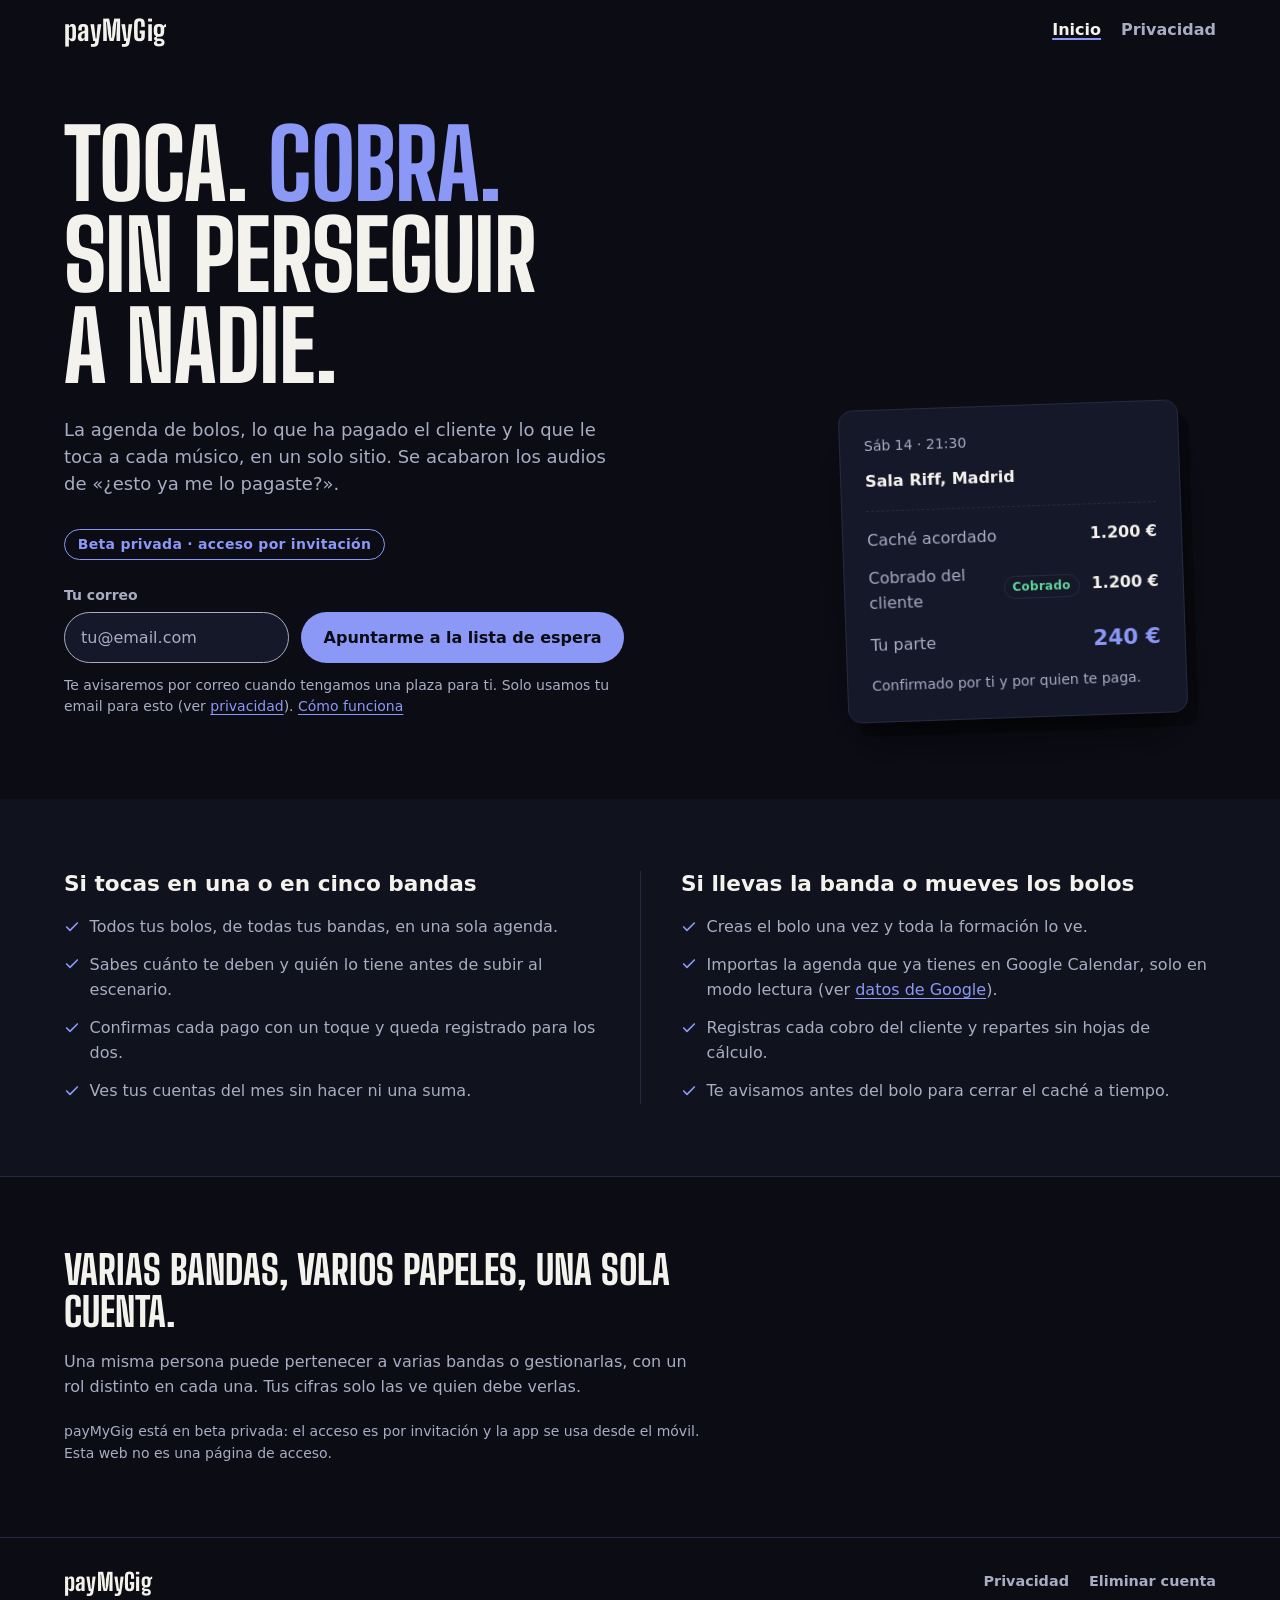
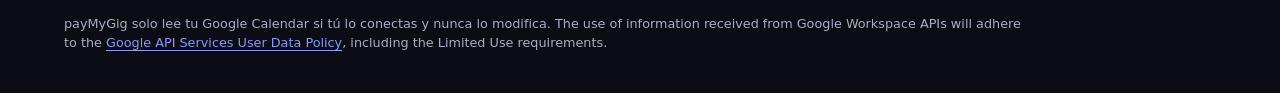
<file: index.html>
<!doctype html>
<html lang="es">
<head>
<meta charset="utf-8">
<meta name="viewport" content="width=device-width, initial-scale=1">
<title>payMyGig — Toca, cobra y sin perseguir a nadie</title>
<meta name="description" content="Agenda de bolos, cobros del cliente y reparto entre músicos en un solo sitio. Para músicos y para quien lleva la banda.">
<meta name="theme-color" content="#0B0C14">
<link rel="stylesheet" href="styles.css">
</head>
<body class="home">
<header><p>payMyGig</p>
<nav aria-label="Principal"><a href="index.html" aria-current="page">Inicio</a><a href="privacidad.html">Privacidad</a></nav></header>
<main>
<section class="stage hero">
<div class="hero-copy">
<h1>Toca. <span class="accent">Cobra.</span><br>Sin perseguir<br>a nadie.</h1>
<p class="subline">La agenda de bolos, lo que ha pagado el cliente y lo que le toca a cada músico, en un solo sitio. Se acabaron los audios de «¿esto ya me lo pagaste?».</p>
<p class="badge">Beta privada · acceso por invitación</p>
<div id="lista" class="waitlist">
<form action="https://cmfkecnwxsofpkffnccp.supabase.co/functions/v1/waitlist-signup" method="post">
<label for="email">Tu correo</label>
<div class="field">
<input id="email" type="email" name="email" required autocomplete="email" maxlength="254" placeholder="tu@email.com">
<button class="button" type="submit">Apuntarme a la lista de espera</button>
</div>
<div class="hp" aria-hidden="true"><label>Web <input name="website" tabindex="-1" autocomplete="off"></label></div>
</form>
<p class="small">Te avisaremos por correo cuando tengamos una plaza para ti. Solo usamos tu email para esto (ver <a href="privacidad.html#lista-espera">privacidad</a>). <a href="#para-quien">Cómo funciona</a></p>
</div>
</div>
<figure class="ticket" aria-label="Ejemplo de un bolo en payMyGig">
<p class="small">Sáb 14 · 21:30</p>
<p class="venue">Sala Riff, Madrid</p>
<hr>
<p class="row"><span>Caché acordado</span><span class="amount">1.200 €</span></p>
<p class="row"><span>Cobrado del cliente</span><span class="amount"><span class="pill">Cobrado</span> 1.200 €</span></p>
<p class="row"><span>Tu parte</span><span class="amount share">240 €</span></p>
<p class="small">Confirmado por ti y por quien te paga.</p>
</figure>
</section>
<section id="para-quien" class="stage audiences">
<div>
<h2>Si tocas en una o en cinco bandas</h2>
<ul class="checks">
<li><svg viewBox="0 0 24 24" width="16" height="16" aria-hidden="true" focusable="false"><path d="M20 6 9 17l-5-5"/></svg>Todos tus bolos, de todas tus bandas, en una sola agenda.</li>
<li><svg viewBox="0 0 24 24" width="16" height="16" aria-hidden="true" focusable="false"><path d="M20 6 9 17l-5-5"/></svg>Sabes cuánto te deben y quién lo tiene antes de subir al escenario.</li>
<li><svg viewBox="0 0 24 24" width="16" height="16" aria-hidden="true" focusable="false"><path d="M20 6 9 17l-5-5"/></svg>Confirmas cada pago con un toque y queda registrado para los dos.</li>
<li><svg viewBox="0 0 24 24" width="16" height="16" aria-hidden="true" focusable="false"><path d="M20 6 9 17l-5-5"/></svg>Ves tus cuentas del mes sin hacer ni una suma.</li>
</ul>
</div>
<div>
<h2>Si llevas la banda o mueves los bolos</h2>
<ul class="checks">
<li><svg viewBox="0 0 24 24" width="16" height="16" aria-hidden="true" focusable="false"><path d="M20 6 9 17l-5-5"/></svg>Creas el bolo una vez y toda la formación lo ve.</li>
<li><svg viewBox="0 0 24 24" width="16" height="16" aria-hidden="true" focusable="false"><path d="M20 6 9 17l-5-5"/></svg>Importas la agenda que ya tienes en Google Calendar, solo en modo lectura (ver <a href="privacidad.html#google">datos de Google</a>).</li>
<li><svg viewBox="0 0 24 24" width="16" height="16" aria-hidden="true" focusable="false"><path d="M20 6 9 17l-5-5"/></svg>Registras cada cobro del cliente y repartes sin hojas de cálculo.</li>
<li><svg viewBox="0 0 24 24" width="16" height="16" aria-hidden="true" focusable="false"><path d="M20 6 9 17l-5-5"/></svg>Te avisamos antes del bolo para cerrar el caché a tiempo.</li>
</ul>
</div>
</section>
<section class="stage band">
<h2>Varias bandas, varios papeles, una sola cuenta.</h2>
<p>Una misma persona puede pertenecer a varias bandas o gestionarlas, con un rol distinto en cada una. Tus cifras solo las ve quien debe verlas.</p>
<p class="small">payMyGig está en beta privada: el acceso es por invitación y la app se usa desde el móvil. Esta web no es una página de acceso.</p>
</section>
</main>
<footer class="site"><div class="foot-top"><p class="wordmark">payMyGig</p><nav aria-label="Pie"><a href="privacidad.html">Privacidad</a><a href="eliminar-cuenta.html">Eliminar cuenta</a></nav></div><p id="limited-use" class="legal">payMyGig solo lee tu Google Calendar si tú lo conectas y nunca lo modifica. The use of information received from Google Workspace APIs will adhere to the <a href="https://developers.google.com/terms/api-services-user-data-policy">Google API Services User Data Policy</a>, including the Limited Use requirements.</p></footer>
</body>
</html>
</file>
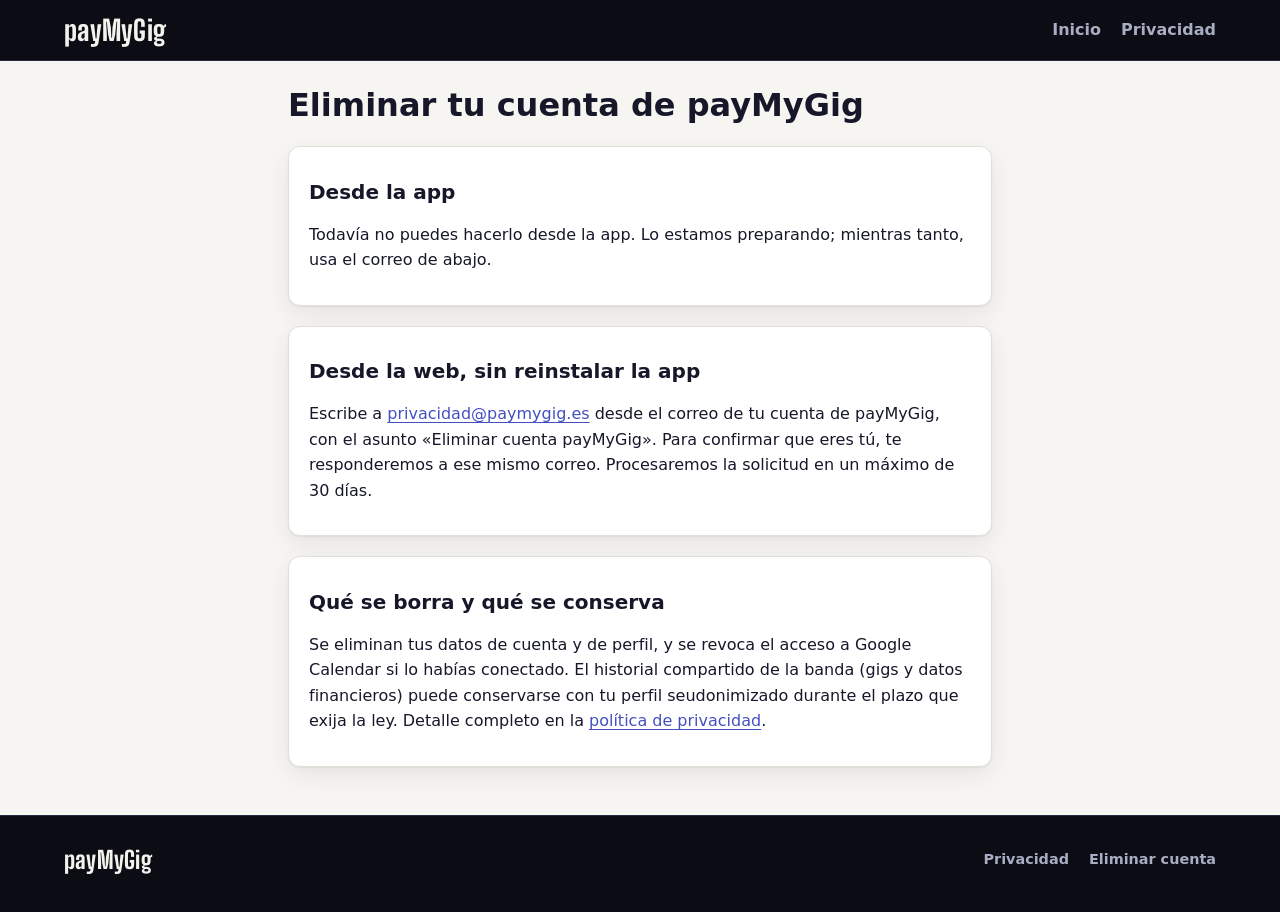
<file: eliminar-cuenta.html>
<!doctype html>
<html lang="es">
<head>
<meta charset="utf-8">
<meta name="viewport" content="width=device-width, initial-scale=1">
<meta name="robots" content="noindex">
<title>Eliminar cuenta — payMyGig</title>
<meta name="description" content="Cómo pedir la eliminación de tu cuenta de payMyGig y de los datos asociados.">
<link rel="stylesheet" href="styles.css">
</head>
<body>
<header><p>payMyGig</p>
<nav aria-label="Principal"><a href="index.html">Inicio</a><a href="privacidad.html">Privacidad</a></nav></header>
<main>
<h1>Eliminar tu cuenta de payMyGig</h1>
<section>
<h2>Desde la app</h2>
<p>Todavía no puedes hacerlo desde la app. Lo estamos preparando; mientras tanto, usa el correo de abajo.</p>
</section>
<section>
<h2>Desde la web, sin reinstalar la app</h2>
<p>Escribe a <a href="mailto:privacidad@paymygig.es">privacidad@paymygig.es</a> desde el correo de tu cuenta de payMyGig, con el asunto «Eliminar cuenta payMyGig». Para confirmar que eres tú, te responderemos a ese mismo correo. Procesaremos la solicitud en un máximo de 30 días.</p>
</section>
<section>
<h2>Qué se borra y qué se conserva</h2>
<p>Se eliminan tus datos de cuenta y de perfil, y se revoca el acceso a Google Calendar si lo habías conectado. El historial compartido de la banda (gigs y datos financieros) puede conservarse con tu perfil seudonimizado durante el plazo que exija la ley. Detalle completo en la <a href="privacidad.html#eliminacion">política de privacidad</a>.</p>
</section>
</main>
<footer class="site"><div class="foot-top"><p class="wordmark">payMyGig</p><nav aria-label="Pie"><a href="privacidad.html">Privacidad</a><a href="eliminar-cuenta.html">Eliminar cuenta</a></nav></div></footer>
</body>
</html>
</file>
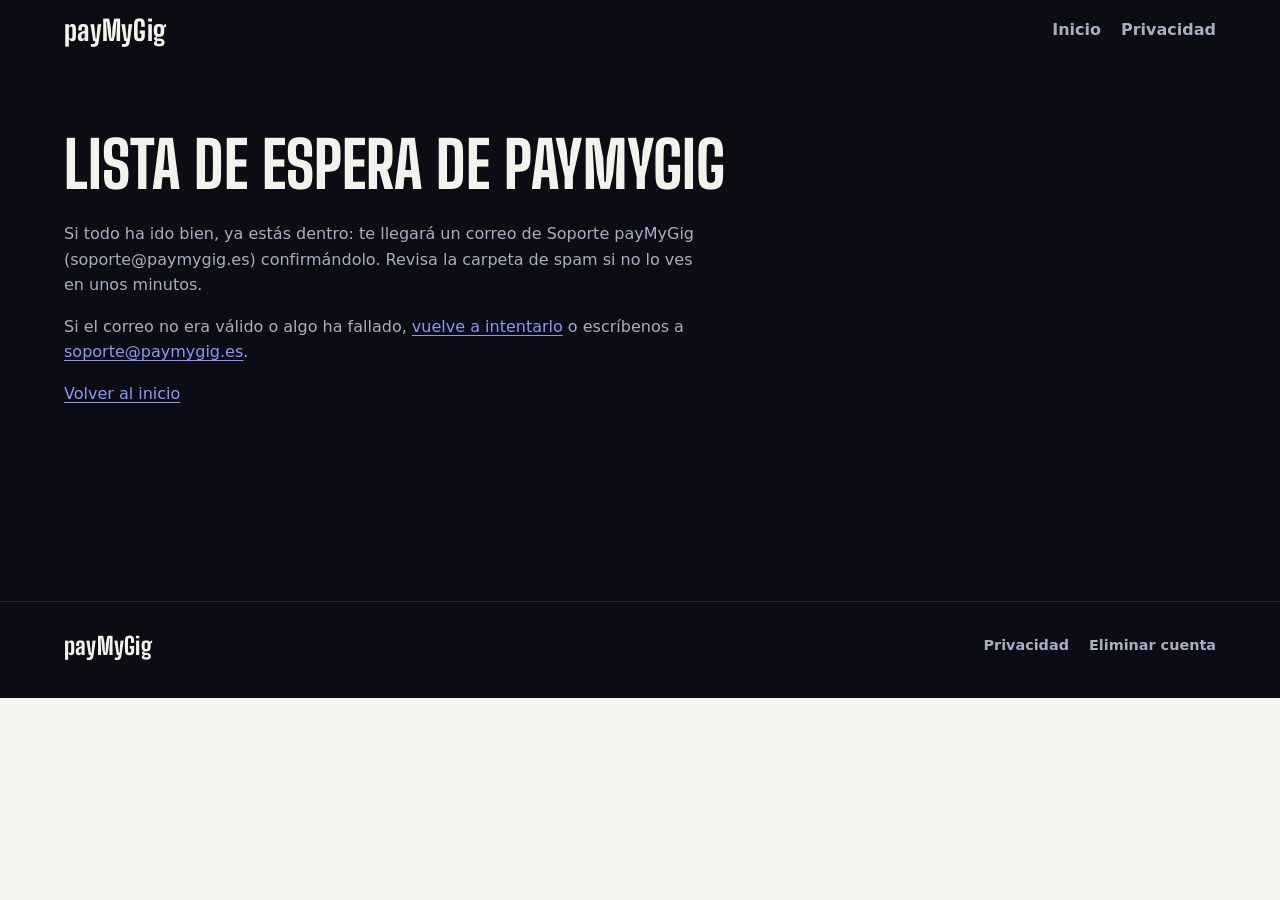
<file: lista-de-espera.html>
<!doctype html>
<html lang="es">
<head>
<meta charset="utf-8">
<meta name="viewport" content="width=device-width, initial-scale=1">
<title>Lista de espera — payMyGig</title>
<meta name="description" content="Lista de espera de la beta privada de payMyGig.">
<meta name="robots" content="noindex">
<meta name="theme-color" content="#0B0C14">
<link rel="stylesheet" href="styles.css">
</head>
<body class="home">
<header><p>payMyGig</p>
<nav aria-label="Principal"><a href="index.html">Inicio</a><a href="privacidad.html">Privacidad</a></nav></header>
<main>
<section class="stage result">
<h1>Lista de espera de payMyGig</h1>
<p>Si todo ha ido bien, ya estás dentro: te llegará un correo de Soporte payMyGig (soporte@paymygig.es) confirmándolo. Revisa la carpeta de spam si no lo ves en unos minutos.</p>
<p>Si el correo no era válido o algo ha fallado, <a href="index.html#lista">vuelve a intentarlo</a> o escríbenos a <a href="mailto:soporte@paymygig.es">soporte@paymygig.es</a>.</p>
<p><a href="index.html">Volver al inicio</a></p>
</section>
</main>
<footer class="site"><div class="foot-top"><p class="wordmark">payMyGig</p><nav aria-label="Pie"><a href="privacidad.html">Privacidad</a><a href="eliminar-cuenta.html">Eliminar cuenta</a></nav></div></footer>
</body>
</html>
</file>
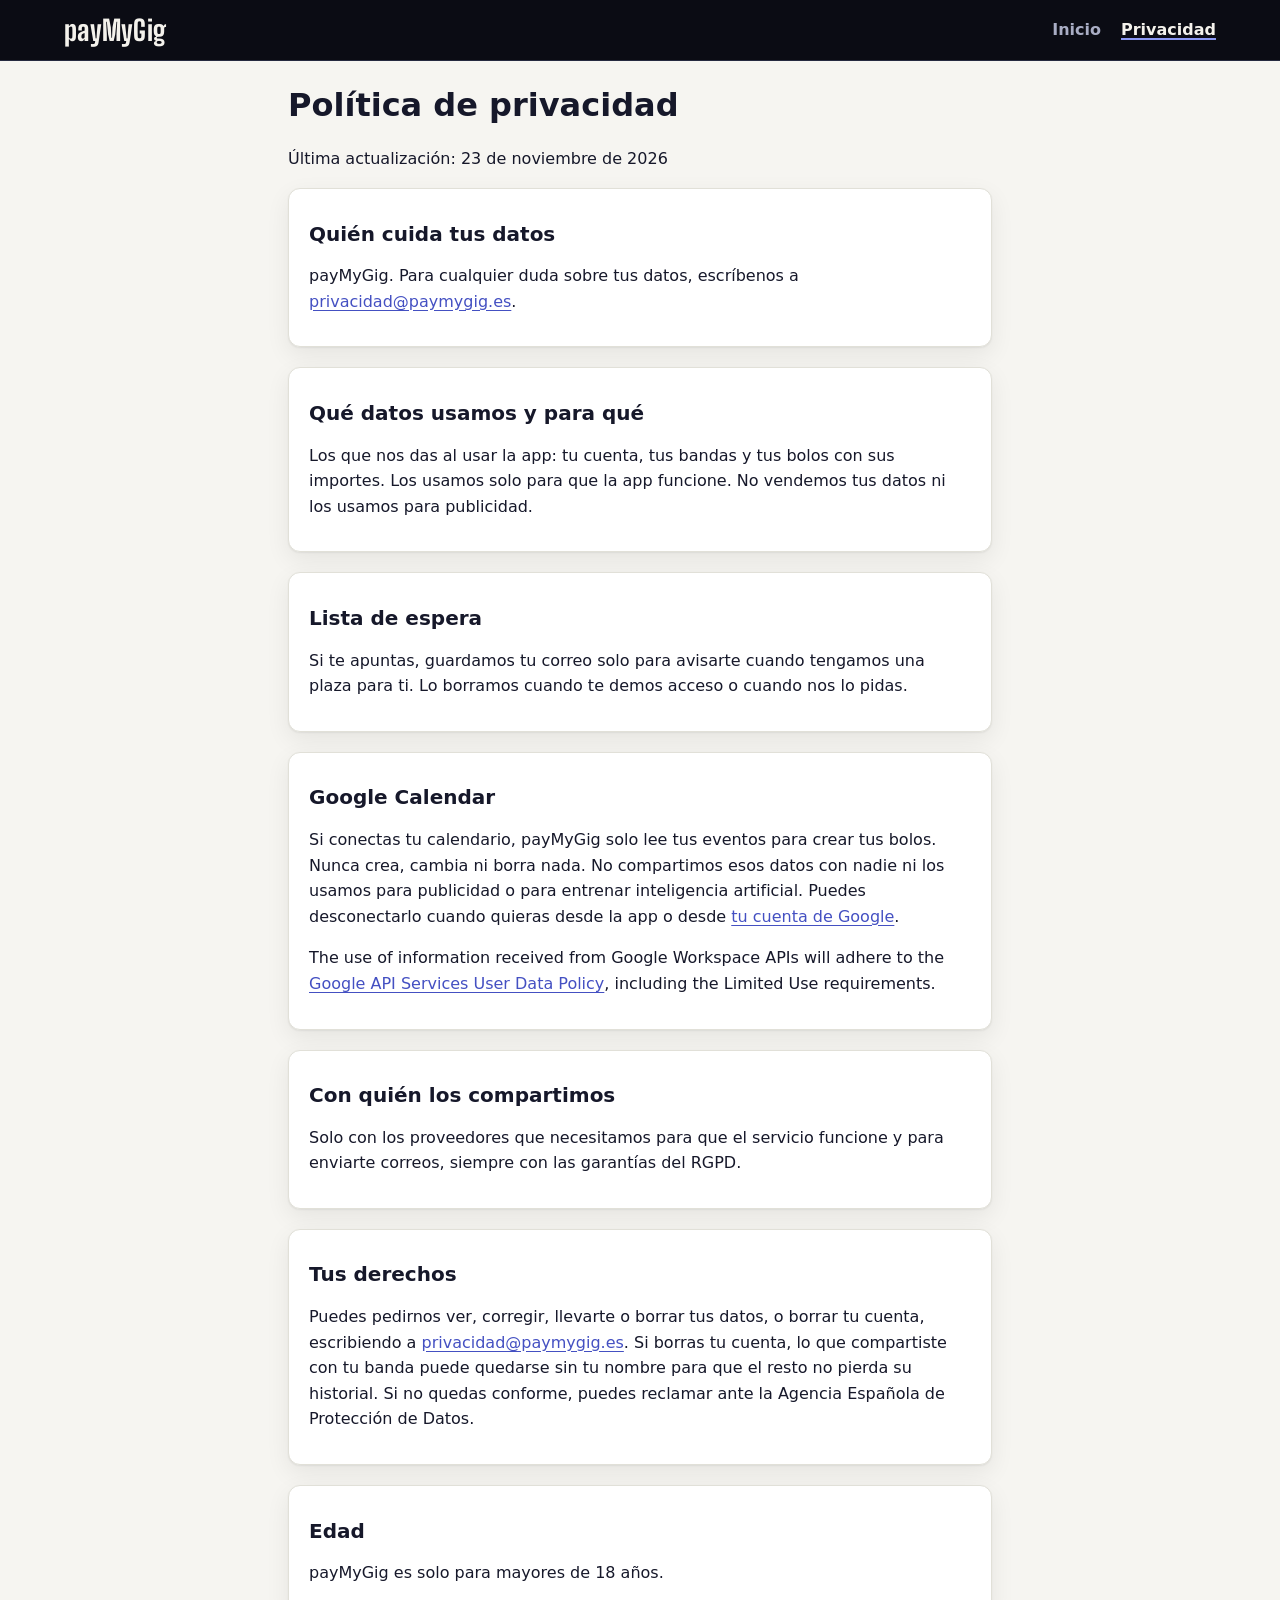
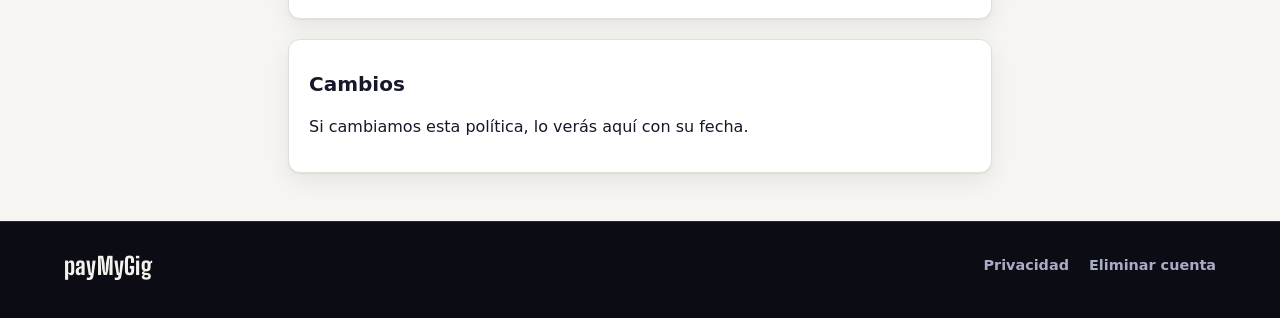
<file: privacidad.html>
<!doctype html>
<html lang="es">
<head>
<meta charset="utf-8">
<meta name="viewport" content="width=device-width, initial-scale=1">
<title>Política de privacidad — payMyGig</title>
<meta name="description" content="Cómo cuida payMyGig tus datos.">
<link rel="stylesheet" href="styles.css">
</head>
<body>
<header><p>payMyGig</p>
<nav aria-label="Principal"><a href="index.html">Inicio</a><a href="privacidad.html" aria-current="page">Privacidad</a></nav></header>
<main>
<h1>Política de privacidad</h1>
<p>Última actualización: 23 de noviembre de 2026</p>

<section>
<h2>Quién cuida tus datos</h2>
<p>payMyGig. Para cualquier duda sobre tus datos, escríbenos a <a href="mailto:privacidad@paymygig.es">privacidad@paymygig.es</a>.</p>
</section>

<section>
<h2>Qué datos usamos y para qué</h2>
<p>Los que nos das al usar la app: tu cuenta, tus bandas y tus bolos con sus importes. Los usamos solo para que la app funcione. No vendemos tus datos ni los usamos para publicidad.</p>
</section>

<section id="lista-espera">
<h2>Lista de espera</h2>
<p>Si te apuntas, guardamos tu correo solo para avisarte cuando tengamos una plaza para ti. Lo borramos cuando te demos acceso o cuando nos lo pidas.</p>
</section>

<section id="google">
<h2>Google Calendar</h2>
<p>Si conectas tu calendario, payMyGig solo lee tus eventos para crear tus bolos. Nunca crea, cambia ni borra nada. No compartimos esos datos con nadie ni los usamos para publicidad o para entrenar inteligencia artificial. Puedes desconectarlo cuando quieras desde la app o desde <a href="https://myaccount.google.com/permissions">tu cuenta de Google</a>.</p>
<p>The use of information received from Google Workspace APIs will adhere to the <a href="https://developers.google.com/terms/api-services-user-data-policy">Google API Services User Data Policy</a>, including the Limited Use requirements.</p>
</section>

<section>
<h2>Con quién los compartimos</h2>
<p>Solo con los proveedores que necesitamos para que el servicio funcione y para enviarte correos, siempre con las garantías del RGPD.</p>
</section>

<section id="eliminacion">
<h2>Tus derechos</h2>
<p>Puedes pedirnos ver, corregir, llevarte o borrar tus datos, o borrar tu cuenta, escribiendo a <a href="mailto:privacidad@paymygig.es">privacidad@paymygig.es</a>. Si borras tu cuenta, lo que compartiste con tu banda puede quedarse sin tu nombre para que el resto no pierda su historial. Si no quedas conforme, puedes reclamar ante la Agencia Española de Protección de Datos.</p>
</section>

<section>
<h2>Edad</h2>
<p>payMyGig es solo para mayores de 18 años.</p>
</section>

<section>
<h2>Cambios</h2>
<p>Si cambiamos esta política, lo verás aquí con su fecha.</p>
</section>
</main>
<footer class="site"><div class="foot-top"><p class="wordmark">payMyGig</p><nav aria-label="Pie"><a href="privacidad.html">Privacidad</a><a href="eliminar-cuenta.html">Eliminar cuenta</a></nav></div></footer>
</body>
</html>
</file>
<file: styles.css>
/* Big Shoulders Display ExtraBold, self-hosted (SIL OFL, see fonts/OFL.txt). */
@font-face{font-family:"Big Shoulders Display";font-style:normal;font-weight:800;font-display:swap;src:url(fonts/big-shoulders-display-800-latin-ext.woff2) format("woff2");unicode-range:U+0100-02BA,U+02BD-02C5,U+02C7-02CC,U+02CE-02D7,U+02DD-02FF,U+0304,U+0308,U+0329,U+1D00-1DBF,U+1E00-1E9F,U+1EF2-1EFF,U+2020,U+20A0-20AB,U+20AD-20C4,U+2113,U+2C60-2C7F,U+A720-A7FF}
@font-face{font-family:"Big Shoulders Display";font-style:normal;font-weight:800;font-display:swap;src:url(fonts/big-shoulders-display-800-latin.woff2) format("woff2");unicode-range:U+0000-00FF,U+0131,U+0152-0153,U+02BB-02BC,U+02C6,U+02DA,U+02DC,U+0304,U+0308,U+0329,U+2000-206F,U+20AC,U+2122,U+2191,U+2193,U+2212,U+2215,U+FEFF,U+FFFD}

:root{
  /* Night stage: always dark, same palette as the app's login screen. */
  --stage-bg:#0B0C14;--stage-lift:#10121D;--stage-surface:#151829;--stage-border:#262A40;
  --stage-text:#F4F2EC;--stage-muted:#A9ADC4;--stage-accent:#8B98F5;--stage-success:#5FD39A;
  /* Readable pages: light by default, dark below. */
  --bg:#F6F5F1;--card:#FFFFFF;--text:#16182A;--muted:#525770;--accent:#4450C2;--line:#E1E0D8;
  --warn-bg:#FFF3CD;--warn-text:#664D03;
  --shadow:0 1px 2px rgba(11,12,20,.06),0 8px 24px rgba(11,12,20,.07);
  --display:"Big Shoulders Display",system-ui,sans-serif;
  --ring:var(--accent);
}
@media(prefers-color-scheme:dark){:root{
  --bg:#10121D;--card:#151829;--text:#F4F2EC;--muted:#A9ADC4;--accent:#8B98F5;--line:#262A40;
  --warn-bg:#3A3012;--warn-text:#FFE69C;--shadow:0 1px 2px rgba(0,0,0,.4),0 8px 24px rgba(0,0,0,.3);
}}

*{box-sizing:border-box}
body{margin:0;background:var(--bg);color:var(--text);caret-color:var(--accent);font:1rem/1.6 system-ui,-apple-system,"Segoe UI",Roboto,sans-serif;overflow-wrap:break-word}
::selection{background:var(--stage-accent);color:var(--stage-bg)}
a{color:var(--accent);text-underline-offset:.2em}
:focus-visible{outline:2px solid var(--ring);outline-offset:3px;border-radius:2px}
h1,h2{line-height:1.25}
h2{font-size:1.25rem}

/* Shared dark header */
header{background:var(--stage-bg);color:var(--stage-text);border-bottom:1px solid var(--stage-border);padding:1rem max(clamp(1rem,4vw,3.5rem),calc((100% - 72rem)/2));display:flex;flex-wrap:wrap;align-items:center;justify-content:space-between;gap:.5rem 1.5rem;--ring:var(--stage-accent)}
header p{margin:0;font:800 1.75rem/1 var(--display);letter-spacing:.01em}
nav{display:flex;flex-wrap:wrap;gap:.25rem 1.25rem}
nav a{color:var(--stage-muted);text-decoration:none;font-weight:600}
nav a:hover,nav a[aria-current]{color:var(--stage-text)}
nav a[aria-current]{text-decoration:underline;text-decoration-color:var(--stage-accent);text-decoration-thickness:2px}

/* Readable pages (privacidad, eliminar-cuenta) */
main{max-width:46rem;margin:1.5rem auto;padding:0 1rem}
section,.banner{background:var(--card);border:1px solid var(--line);border-radius:12px;box-shadow:var(--shadow);padding:1rem 1.25rem;margin-bottom:1.25rem}
.banner{background:var(--warn-bg);color:var(--warn-text);border-color:transparent;font-weight:600}
mark{background:var(--warn-bg);color:var(--warn-text);padding:0 .25rem;border-radius:4px}
footer.site{margin-top:3rem;background:var(--stage-bg);color:var(--stage-muted);border-top:1px solid var(--stage-border);padding:2rem max(clamp(1rem,4vw,3.5rem),calc((100% - 72rem)/2)) 2.5rem;display:grid;gap:1.25rem;font-size:.9rem;--ring:var(--stage-accent)}
.home footer.site{margin-top:0}
.foot-top{display:flex;flex-wrap:wrap;align-items:center;justify-content:space-between;gap:1rem}
.foot-top .wordmark{margin:0;font:800 1.5rem/1 var(--display);letter-spacing:.01em;color:var(--stage-text)}
.foot-top nav{margin:0}
footer.site .legal{margin:0;max-width:60rem;font-size:.8rem;line-height:1.55}
footer.site .legal a{color:var(--stage-accent)}

/* Home: full-bleed night stage */
.home header{border-bottom-color:transparent}
.home main{max-width:none;margin:0;padding:0}
.stage{background:var(--stage-bg);color:var(--stage-text);border:0;border-radius:0;box-shadow:none;margin:0;padding:clamp(2.5rem,6vw,4.5rem) max(clamp(1rem,4vw,3.5rem),calc((100% - 72rem)/2));--ring:var(--stage-accent)}
.stage a{color:var(--stage-accent)}
.stage ::selection{background:var(--stage-accent);color:var(--stage-bg)}
.stage h2{margin:0 0 1rem;font-size:1.35rem}
.small{margin:0;color:var(--stage-muted);font-size:.875rem}

.hero{display:grid;gap:3rem;align-items:end;align-content:center;padding-top:clamp(1.5rem,4vw,3rem)}
.hero h1{margin:0 0 1.5rem;font:800 clamp(3rem,8vw,6rem)/.95 var(--display);text-transform:uppercase;letter-spacing:-.01em}
.accent{color:var(--stage-accent)}
.subline{margin:0 0 2rem;max-width:35rem;color:var(--stage-muted);font-size:1.125rem;line-height:1.5}
.stage .button{display:inline-block;background:var(--stage-accent);color:var(--stage-bg);font-weight:700;text-decoration:none;padding:.75rem 1.4rem;border-radius:999px}
.stage .button:hover{background:var(--stage-text)}
.badge{display:inline-block;margin:0 0 1.5rem;padding:.2rem .8rem;border:1px solid var(--stage-accent);border-radius:999px;color:var(--stage-accent);font-size:.875rem;font-weight:700;letter-spacing:.02em}
.waitlist{max-width:35rem}
.waitlist form{margin:0 0 .75rem;position:relative}
.waitlist label{display:block;margin-bottom:.35rem;font-size:.875rem;font-weight:600;color:var(--stage-muted)}
.field{display:flex;flex-wrap:wrap;gap:.75rem}
.field input{flex:1 1 14rem;min-width:0;padding:.75rem 1rem;background:var(--stage-surface);color:var(--stage-text);border:1px solid var(--stage-muted);border-radius:999px;font:inherit}
.field input::placeholder{color:var(--stage-muted)}
.field .button{border:0;cursor:pointer;font:inherit;font-weight:700}
.hp{position:absolute;left:-9999px;width:1px;height:1px;overflow:hidden}
.waitlist .small{line-height:1.5}

.ticket{margin:0;width:min(21.25rem,100%);background:var(--stage-surface);border:1px solid var(--stage-border);border-radius:14px;padding:1.5rem;display:grid;gap:.75rem;font-variant-numeric:tabular-nums;box-shadow:10px 14px 0 rgba(0,0,0,.35),0 24px 48px -16px rgba(0,0,0,.7)}
.ticket p{margin:0}
.ticket hr{margin:.25rem 0;border:0;border-top:1px dashed var(--stage-border)}
.venue{font-weight:700}
.row{display:flex;justify-content:space-between;align-items:center;gap:.75rem;color:var(--stage-muted)}
.amount{color:var(--stage-text);font-weight:700;white-space:nowrap}
.share{color:var(--stage-accent);font-size:1.35rem}
.pill{display:inline-block;margin-right:.4rem;padding:.05rem .5rem;border:1px solid var(--stage-border);border-radius:999px;color:var(--stage-success);font-size:.75rem;font-weight:700;letter-spacing:.02em}

.audiences{background:var(--stage-lift);display:grid;gap:2.5rem}
.checks{list-style:none;margin:0;padding:0;display:grid;gap:.75rem}
.checks li{position:relative;padding-left:1.6rem;color:var(--stage-muted)}
.checks svg{position:absolute;left:0;top:.3rem;fill:none;stroke:var(--stage-accent);stroke-width:2.5;stroke-linecap:round;stroke-linejoin:round}

.band{border-top:1px solid var(--stage-border)}
.band h2{font:800 clamp(1.75rem,4vw,2.5rem)/1.05 var(--display);text-transform:uppercase;max-width:40rem}
.band p{max-width:40rem;color:var(--stage-muted)}
.band p.small{margin-top:1.25rem}

@media(min-width:60rem){
  .hero{grid-template-columns:minmax(0,1fr) auto;min-height:82vh}
  .ticket{transform:rotate(-2deg)}
  .audiences{grid-template-columns:1fr 1fr;gap:0}
  .audiences>div{padding-right:2.5rem}
  .audiences>div+div{padding:0 0 0 2.5rem;border-left:1px solid var(--stage-border)}
}
@media(prefers-reduced-motion:no-preference){
  .hero>*{animation:rise .6s ease-out both}
  @keyframes rise{from{opacity:0;transform:translateY(12px)}}
}
.result{min-height:60vh}
.result h1{margin:0 0 1.5rem;font:800 clamp(2.25rem,6vw,4rem)/1 var(--display);text-transform:uppercase}
.result p{max-width:40rem;color:var(--stage-muted)}
</file>
